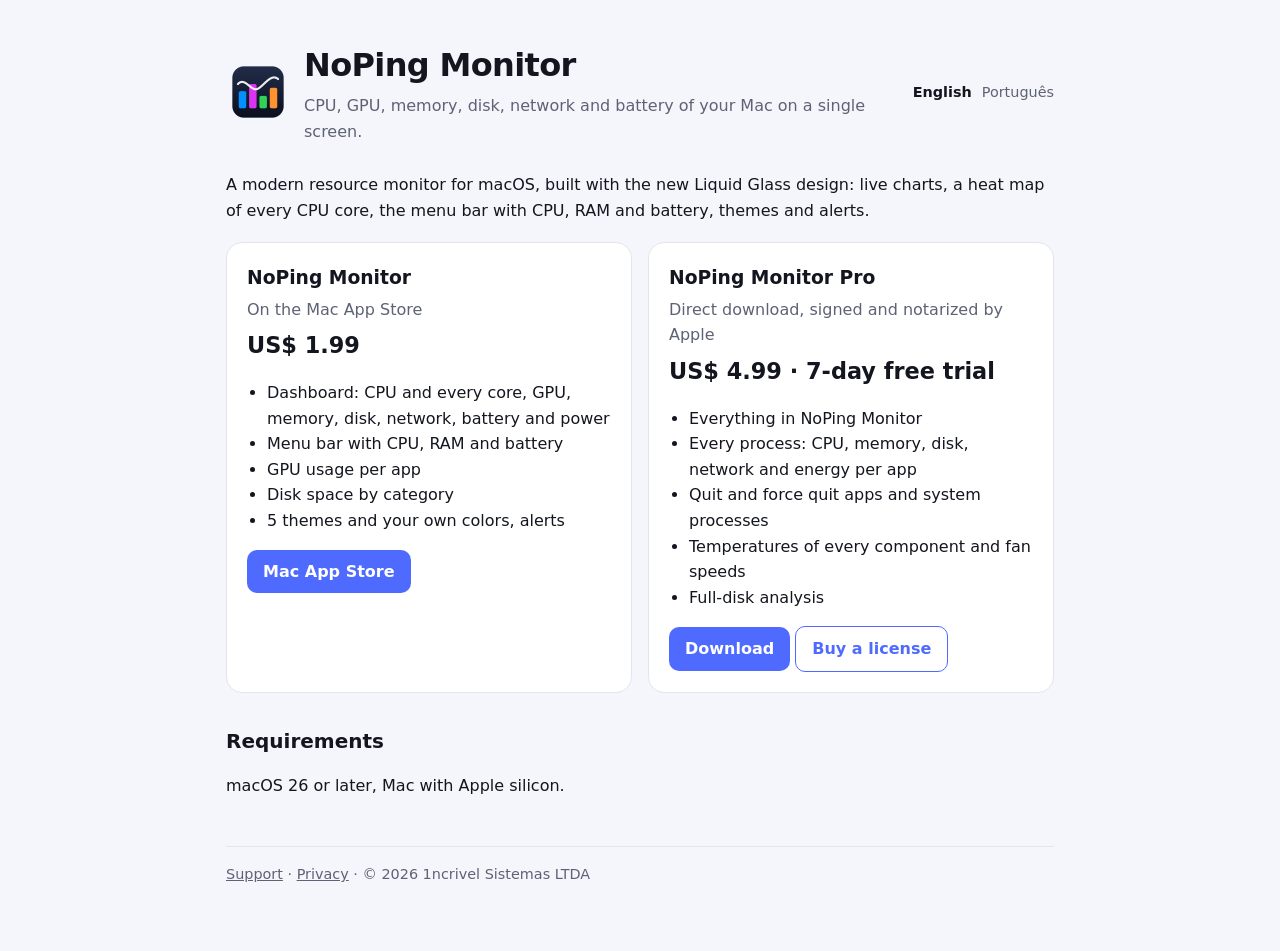
<file: index.html>
<!doctype html>
<html lang="en">
<head>
<meta charset="utf-8">
<meta name="viewport" content="width=device-width, initial-scale=1">
<title>NoPing Monitor</title>
<meta name="description" content="CPU, GPU, memory, disk, network and battery of your Mac on a single screen.">
<link rel="stylesheet" href="estilo.css">
</head>
<body>
<main>
  <header>
    <img src="icone.png" alt="">
    <div>
      <h1>NoPing Monitor</h1>
      <p class="sub">CPU, GPU, memory, disk, network and battery of your Mac on a single screen.</p>
    </div>
    <nav class="lang"><a href="index.html" aria-current="page">English</a><a href="pt.html">Português</a></nav>
  </header>

  <p>A modern resource monitor for macOS, built with the new Liquid Glass design: live charts, a heat map of every CPU core, the menu bar with CPU, RAM and battery, themes and alerts.</p>

  <div class="cards">
    <section class="card">
      <h3>NoPing Monitor</h3>
      <p class="sub">On the Mac App Store</p>
      <p class="preco">US$ 1.99</p>
      <ul>
        <li>Dashboard: CPU and every core, GPU, memory, disk, network, battery and power</li>
        <li>Menu bar with CPU, RAM and battery</li>
        <li>GPU usage per app</li>
        <li>Disk space by category</li>
        <li>5 themes and your own colors, alerts</li>
      </ul>
      <a class="btn" href="https://apps.apple.com/app/noping-monitor/">Mac App Store</a>
    </section>
    <section class="card">
      <h3>NoPing Monitor Pro</h3>
      <p class="sub">Direct download, signed and notarized by Apple</p>
      <p class="preco">US$ 4.99 · 7-day free trial</p>
      <ul>
        <li>Everything in NoPing Monitor</li>
        <li>Every process: CPU, memory, disk, network and energy per app</li>
        <li>Quit and force quit apps and system processes</li>
        <li>Temperatures of every component and fan speeds</li>
        <li>Full-disk analysis</li>
      </ul>
      <a class="btn" href="https://github.com/kenickel/noping-monitor/releases/latest">Download</a>
      <a class="btn ghost" href="https://noping.lemonsqueezy.com">Buy a license</a>
    </section>
  </div>

  <h2>Requirements</h2>
  <p>macOS 26 or later, Mac with Apple silicon.</p>

  <footer>
    <a href="suporte.html">Support</a> · <a href="privacidade.html">Privacy</a> · © 2026 1ncrivel Sistemas LTDA
  </footer>
</main>
</body>
</html>
</file>
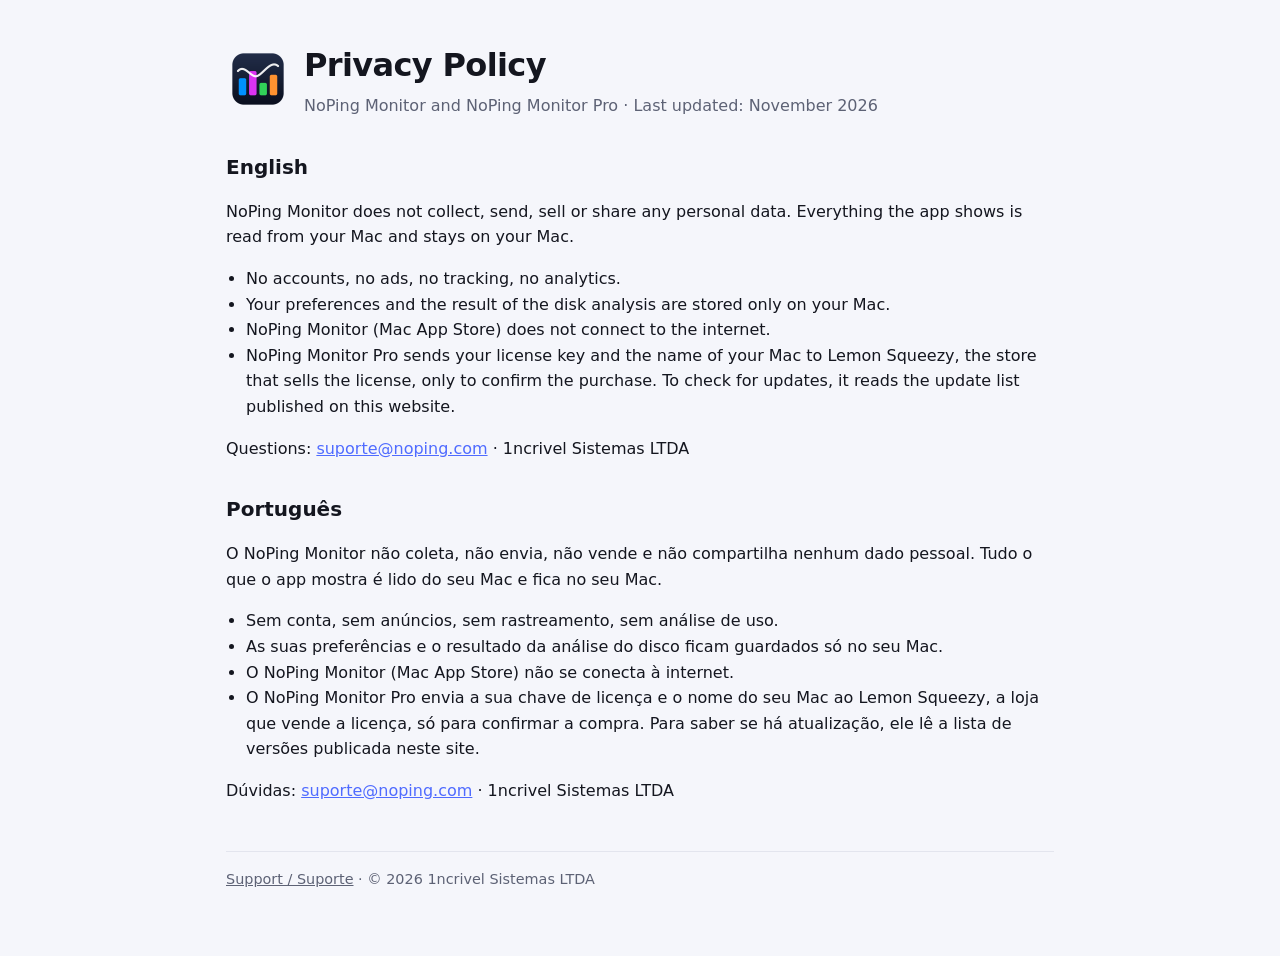
<file: privacidade.html>
<!doctype html>
<html lang="en">
<head>
<meta charset="utf-8">
<meta name="viewport" content="width=device-width, initial-scale=1">
<title>Privacy · NoPing Monitor</title>
<link rel="stylesheet" href="estilo.css">
</head>
<body>
<main>
  <header>
    <img src="icone.png" alt="">
    <div><h1>Privacy Policy</h1><p class="sub">NoPing Monitor and NoPing Monitor Pro · Last updated: November 2026</p></div>
  </header>

  <h2>English</h2>
  <p>NoPing Monitor does not collect, send, sell or share any personal data. Everything the app shows is read from your Mac and stays on your Mac.</p>
  <ul>
    <li>No accounts, no ads, no tracking, no analytics.</li>
    <li>Your preferences and the result of the disk analysis are stored only on your Mac.</li>
    <li>NoPing Monitor (Mac App Store) does not connect to the internet.</li>
    <li>NoPing Monitor Pro sends your license key and the name of your Mac to Lemon Squeezy, the store that sells the license, only to confirm the purchase. To check for updates, it reads the update list published on this website.</li>
  </ul>
  <p>Questions: <a href="mailto:suporte@noping.com">suporte@noping.com</a> · 1ncrivel Sistemas LTDA</p>

  <h2>Português</h2>
  <p>O NoPing Monitor não coleta, não envia, não vende e não compartilha nenhum dado pessoal. Tudo o que o app mostra é lido do seu Mac e fica no seu Mac.</p>
  <ul>
    <li>Sem conta, sem anúncios, sem rastreamento, sem análise de uso.</li>
    <li>As suas preferências e o resultado da análise do disco ficam guardados só no seu Mac.</li>
    <li>O NoPing Monitor (Mac App Store) não se conecta à internet.</li>
    <li>O NoPing Monitor Pro envia a sua chave de licença e o nome do seu Mac ao Lemon Squeezy, a loja que vende a licença, só para confirmar a compra. Para saber se há atualização, ele lê a lista de versões publicada neste site.</li>
  </ul>
  <p>Dúvidas: <a href="mailto:suporte@noping.com">suporte@noping.com</a> · 1ncrivel Sistemas LTDA</p>

  <footer><a href="suporte.html">Support / Suporte</a> · © 2026 1ncrivel Sistemas LTDA</footer>
</main>
</body>
</html>
</file>
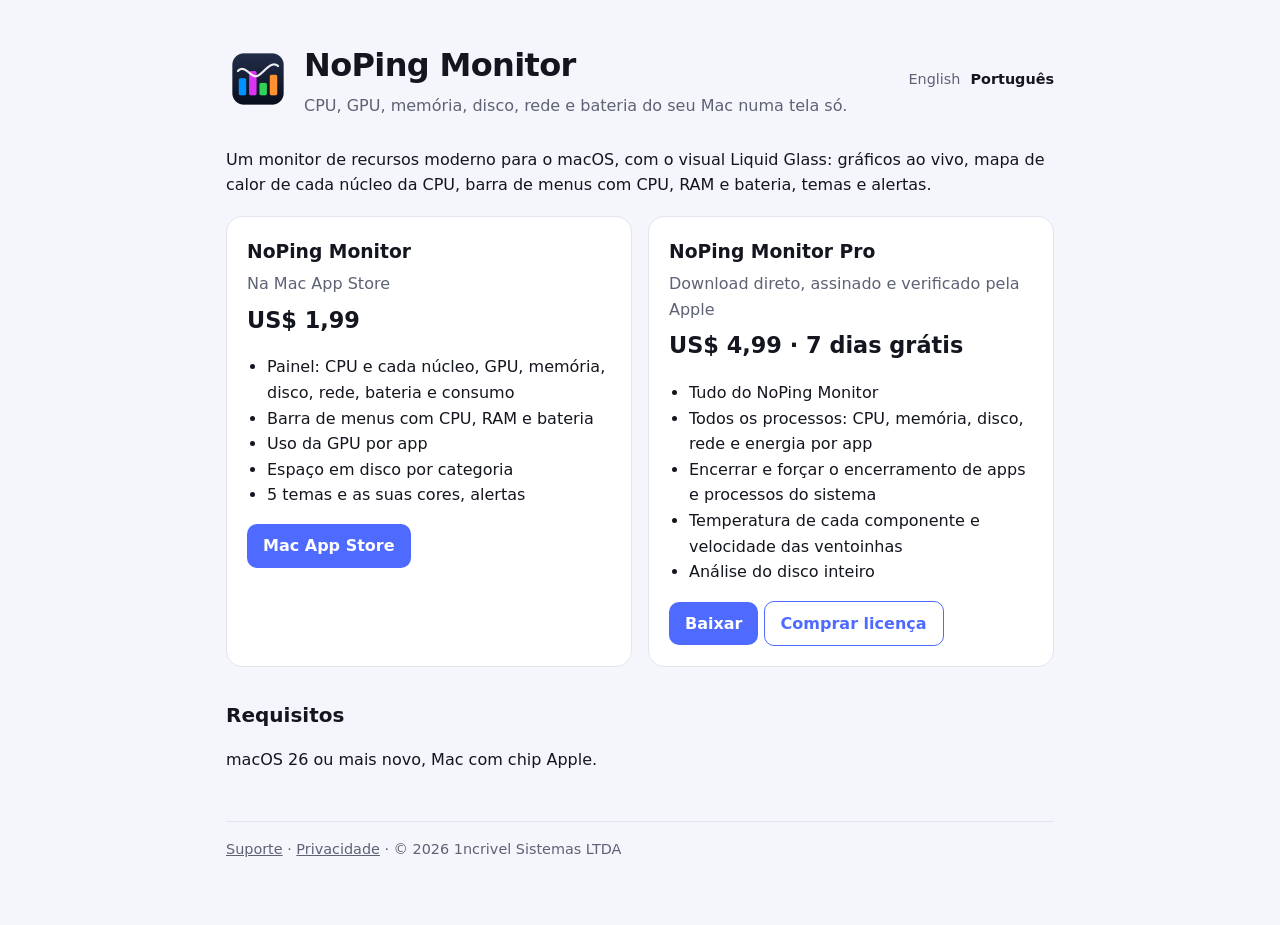
<file: pt.html>
<!doctype html>
<html lang="pt-BR">
<head>
<meta charset="utf-8">
<meta name="viewport" content="width=device-width, initial-scale=1">
<title>NoPing Monitor</title>
<meta name="description" content="CPU, GPU, memória, disco, rede e bateria do seu Mac numa tela só.">
<link rel="stylesheet" href="estilo.css">
</head>
<body>
<main>
  <header>
    <img src="icone.png" alt="">
    <div>
      <h1>NoPing Monitor</h1>
      <p class="sub">CPU, GPU, memória, disco, rede e bateria do seu Mac numa tela só.</p>
    </div>
    <nav class="lang"><a href="index.html">English</a><a href="pt.html" aria-current="page">Português</a></nav>
  </header>

  <p>Um monitor de recursos moderno para o macOS, com o visual Liquid Glass: gráficos ao vivo, mapa de calor de cada núcleo da CPU, barra de menus com CPU, RAM e bateria, temas e alertas.</p>

  <div class="cards">
    <section class="card">
      <h3>NoPing Monitor</h3>
      <p class="sub">Na Mac App Store</p>
      <p class="preco">US$ 1,99</p>
      <ul>
        <li>Painel: CPU e cada núcleo, GPU, memória, disco, rede, bateria e consumo</li>
        <li>Barra de menus com CPU, RAM e bateria</li>
        <li>Uso da GPU por app</li>
        <li>Espaço em disco por categoria</li>
        <li>5 temas e as suas cores, alertas</li>
      </ul>
      <a class="btn" href="https://apps.apple.com/app/noping-monitor/">Mac App Store</a>
    </section>
    <section class="card">
      <h3>NoPing Monitor Pro</h3>
      <p class="sub">Download direto, assinado e verificado pela Apple</p>
      <p class="preco">US$ 4,99 · 7 dias grátis</p>
      <ul>
        <li>Tudo do NoPing Monitor</li>
        <li>Todos os processos: CPU, memória, disco, rede e energia por app</li>
        <li>Encerrar e forçar o encerramento de apps e processos do sistema</li>
        <li>Temperatura de cada componente e velocidade das ventoinhas</li>
        <li>Análise do disco inteiro</li>
      </ul>
      <a class="btn" href="https://github.com/kenickel/noping-monitor/releases/latest">Baixar</a>
      <a class="btn ghost" href="https://noping.lemonsqueezy.com">Comprar licença</a>
    </section>
  </div>

  <h2>Requisitos</h2>
  <p>macOS 26 ou mais novo, Mac com chip Apple.</p>

  <footer>
    <a href="suporte.html">Suporte</a> · <a href="privacidade.html">Privacidade</a> · © 2026 1ncrivel Sistemas LTDA
  </footer>
</main>
</body>
</html>
</file>
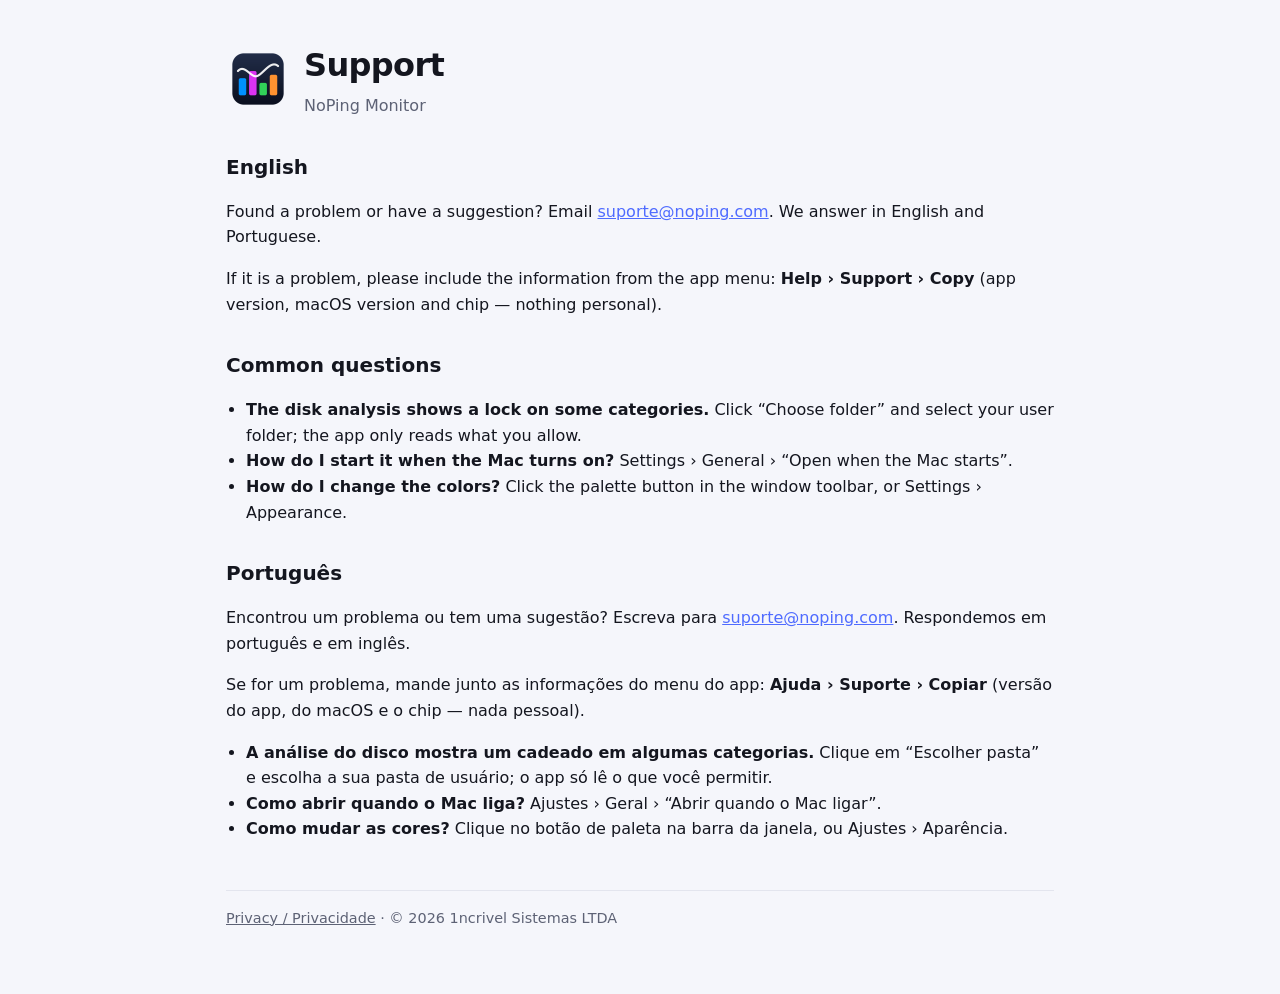
<file: suporte.html>
<!doctype html>
<html lang="en">
<head>
<meta charset="utf-8">
<meta name="viewport" content="width=device-width, initial-scale=1">
<title>Support · NoPing Monitor</title>
<link rel="stylesheet" href="estilo.css">
</head>
<body>
<main>
  <header>
    <img src="icone.png" alt="">
    <div><h1>Support</h1><p class="sub">NoPing Monitor</p></div>
  </header>

  <h2>English</h2>
  <p>Found a problem or have a suggestion? Email <a href="mailto:suporte@noping.com">suporte@noping.com</a>. We answer in English and Portuguese.</p>
  <p>If it is a problem, please include the information from the app menu: <strong>Help › Support › Copy</strong> (app version, macOS version and chip — nothing personal).</p>
  <h2>Common questions</h2>
  <ul>
    <li><strong>The disk analysis shows a lock on some categories.</strong> Click “Choose folder” and select your user folder; the app only reads what you allow.</li>
    <li><strong>How do I start it when the Mac turns on?</strong> Settings › General › “Open when the Mac starts”.</li>
    <li><strong>How do I change the colors?</strong> Click the palette button in the window toolbar, or Settings › Appearance.</li>
  </ul>

  <h2>Português</h2>
  <p>Encontrou um problema ou tem uma sugestão? Escreva para <a href="mailto:suporte@noping.com">suporte@noping.com</a>. Respondemos em português e em inglês.</p>
  <p>Se for um problema, mande junto as informações do menu do app: <strong>Ajuda › Suporte › Copiar</strong> (versão do app, do macOS e o chip — nada pessoal).</p>
  <ul>
    <li><strong>A análise do disco mostra um cadeado em algumas categorias.</strong> Clique em “Escolher pasta” e escolha a sua pasta de usuário; o app só lê o que você permitir.</li>
    <li><strong>Como abrir quando o Mac liga?</strong> Ajustes › Geral › “Abrir quando o Mac ligar”.</li>
    <li><strong>Como mudar as cores?</strong> Clique no botão de paleta na barra da janela, ou Ajustes › Aparência.</li>
  </ul>

  <footer><a href="privacidade.html">Privacy / Privacidade</a> · © 2026 1ncrivel Sistemas LTDA</footer>
</main>
</body>
</html>
</file>
<file: estilo.css>
:root {
  --bg: #f5f6fb; --card: #ffffff; --ink: #14161f; --muted: #5d6275; --line: #e3e5ee;
  --accent: #4f6bff; --accent-ink: #ffffff; --ok: #1f9d5b;
}
@media (prefers-color-scheme: dark) {
  :root { --bg: #0b0d18; --card: #151827; --ink: #eef0f8; --muted: #a3a8bd; --line: #262a3d; --accent: #8a9cff; --accent-ink: #0b0d18; --ok: #4cd18a; }
}
* { box-sizing: border-box; }
body { margin: 0; background: var(--bg); color: var(--ink); font: 16px/1.6 -apple-system, BlinkMacSystemFont, "Segoe UI", system-ui, sans-serif; }
main { max-width: 860px; margin: 0 auto; padding: 40px 16px 64px; }
header { display: flex; align-items: center; gap: 14px; margin-bottom: 28px; }
header img { width: 64px; height: 64px; border-radius: 14px; }
h1 { font-size: 2rem; margin: 0; letter-spacing: -0.02em; }
h2 { font-size: 1.25rem; margin: 32px 0 10px; }
p, li { color: var(--ink); }
.sub { color: var(--muted); margin: 2px 0 0; }
.lang { margin-left: auto; font-size: .9rem; }
.lang a { color: var(--muted); text-decoration: none; margin-left: 10px; }
.lang a[aria-current] { color: var(--ink); font-weight: 600; }
.cards { display: grid; grid-template-columns: repeat(auto-fit, minmax(260px, 1fr)); gap: 16px; margin-top: 18px; }
.card { background: var(--card); border: 1px solid var(--line); border-radius: 16px; padding: 20px; }
.card h3 { margin: 0 0 4px; }
.preco { font-size: 1.4rem; font-weight: 700; margin: 6px 0 12px; }
.btn { display: inline-block; background: var(--accent); color: var(--accent-ink); padding: 9px 16px; border-radius: 10px; text-decoration: none; font-weight: 600; }
.btn.ghost { background: transparent; color: var(--accent); border: 1px solid var(--accent); }
ul { padding-left: 20px; }
footer { margin-top: 48px; color: var(--muted); font-size: .9rem; border-top: 1px solid var(--line); padding-top: 16px; }
footer a { color: var(--muted); }
a { color: var(--accent); }
</file>
